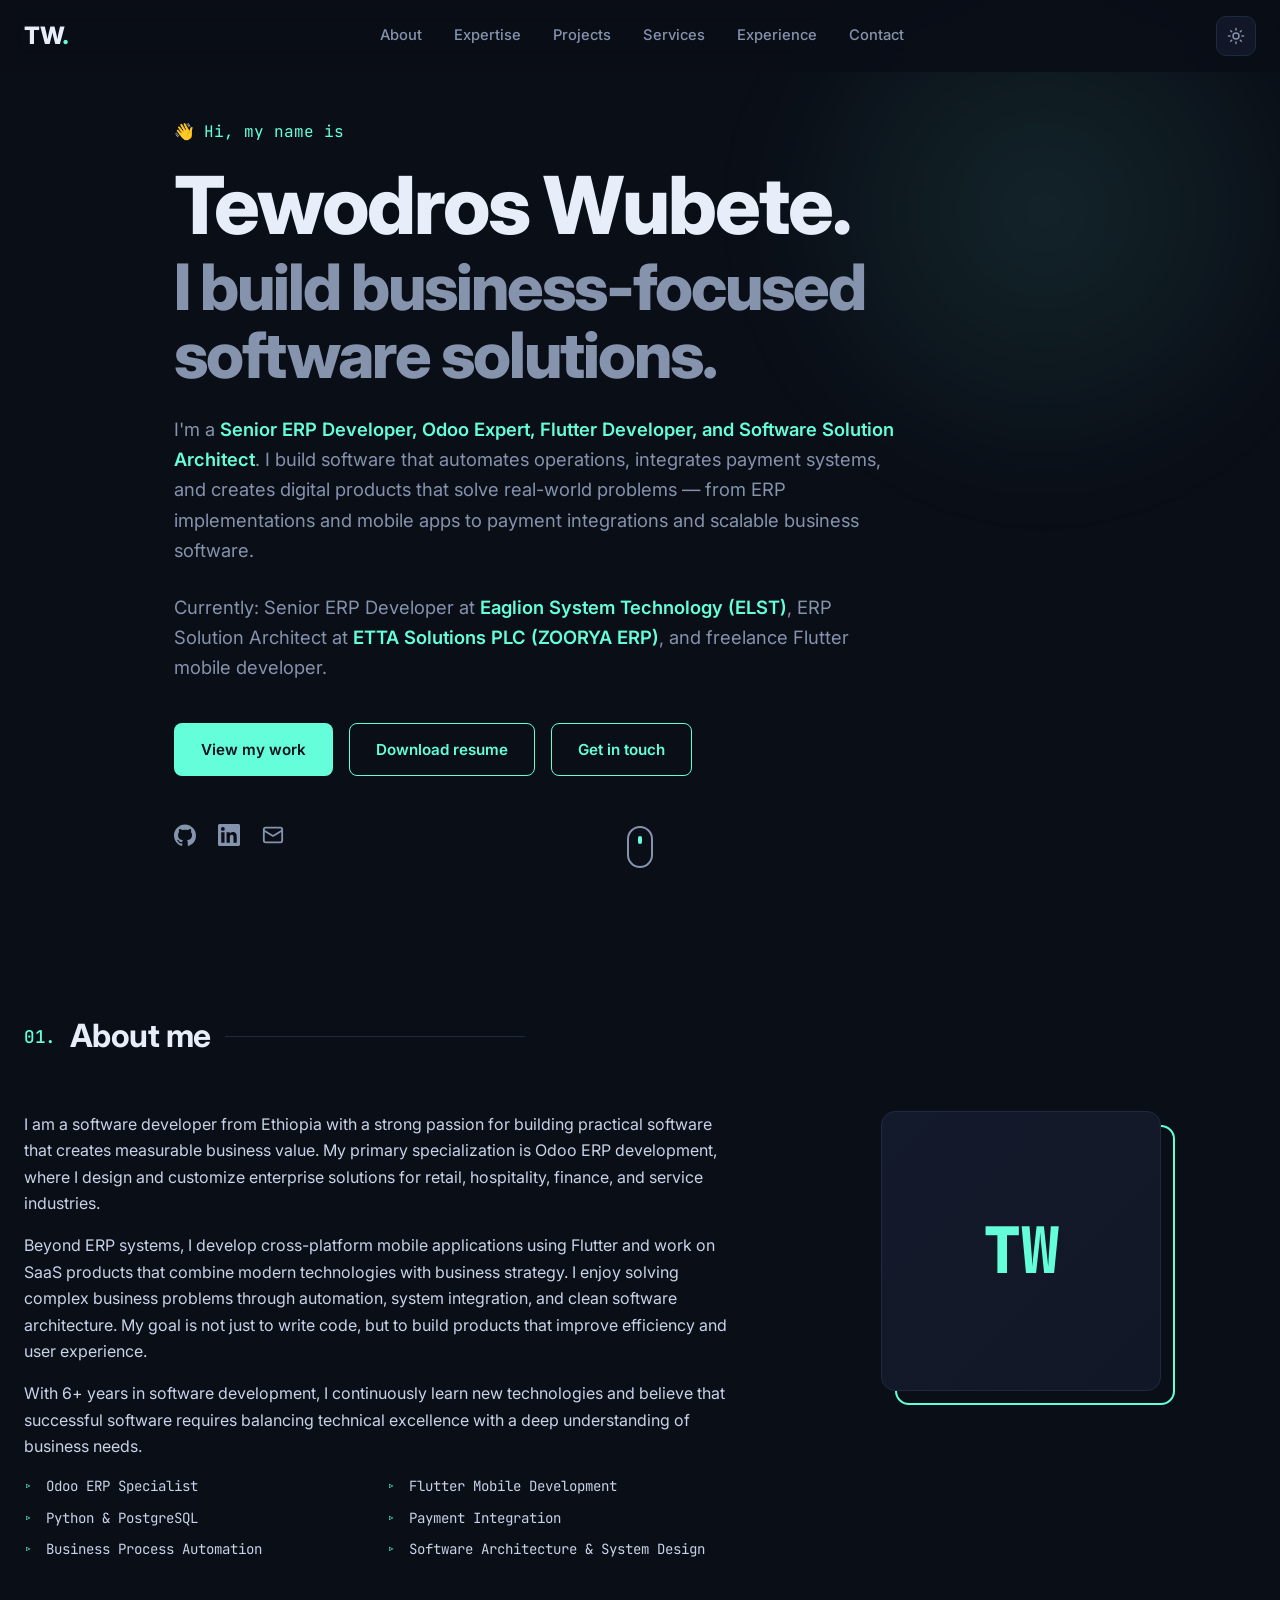
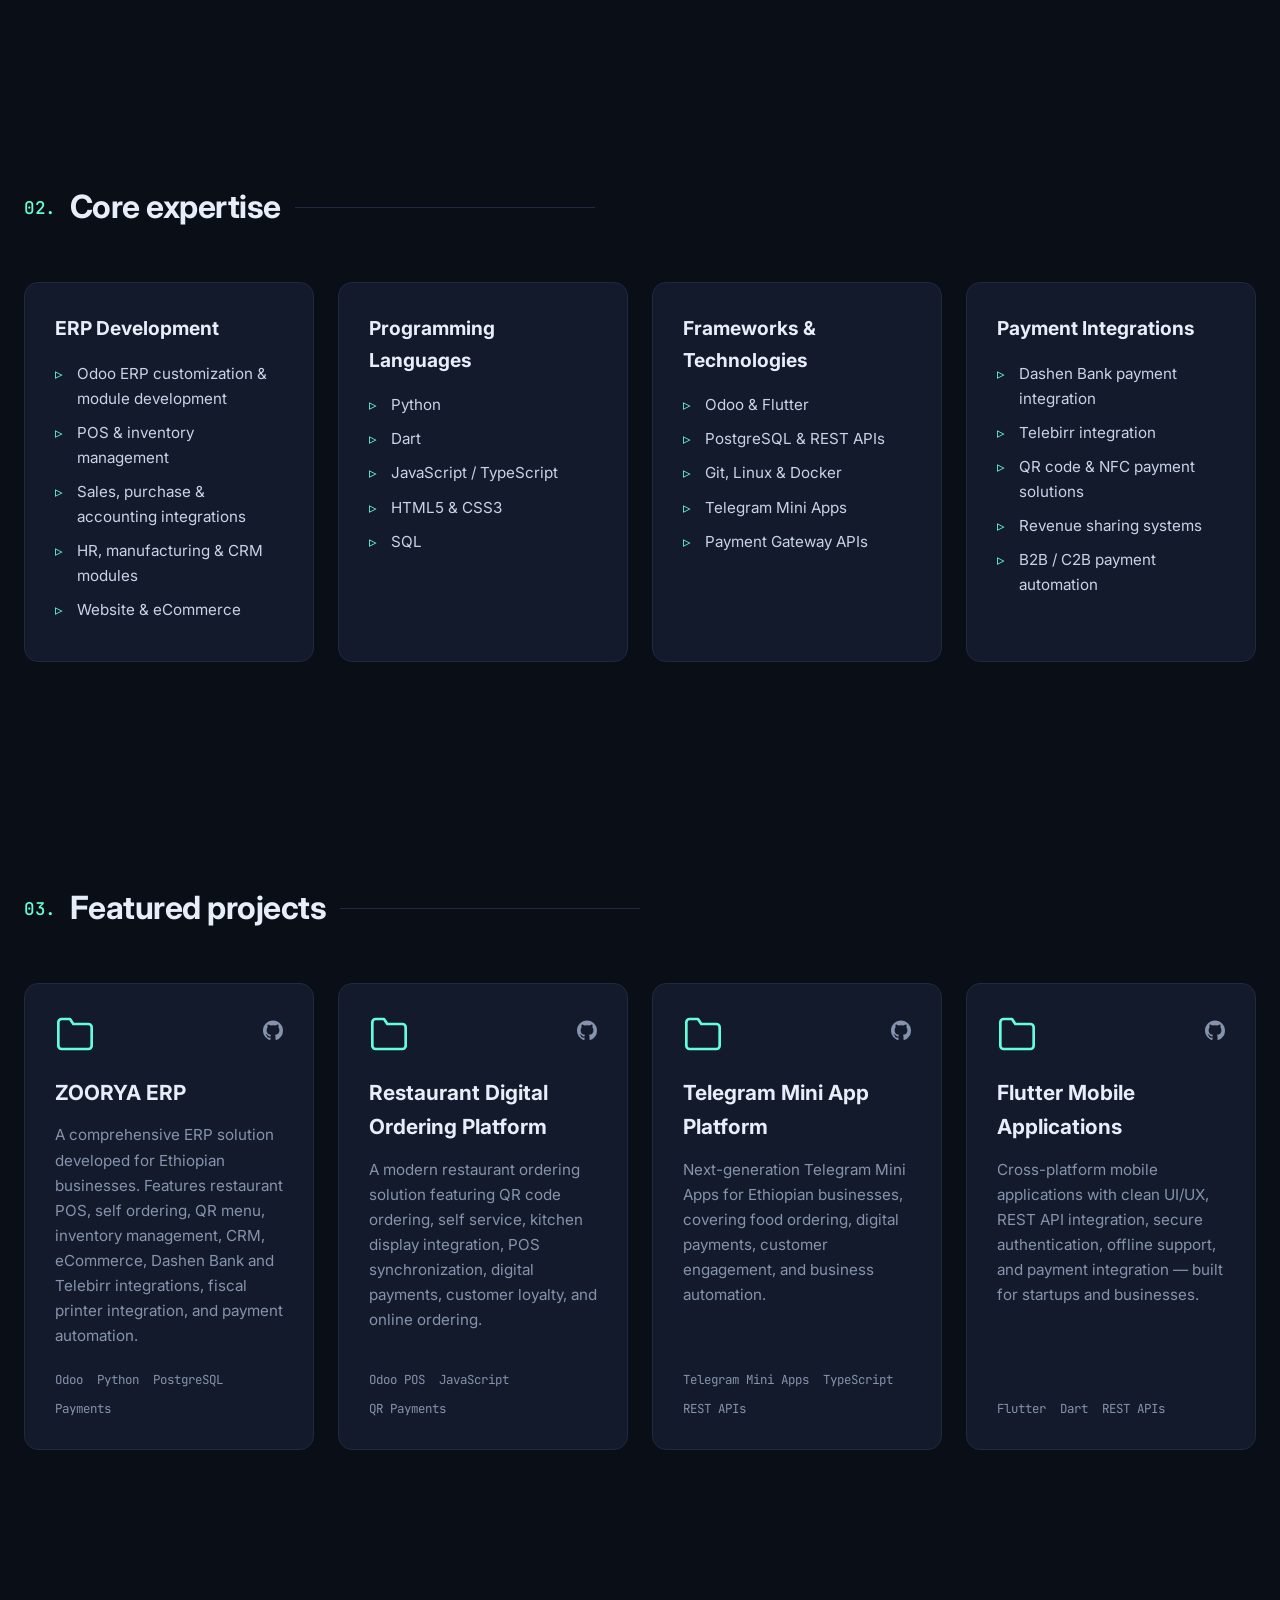
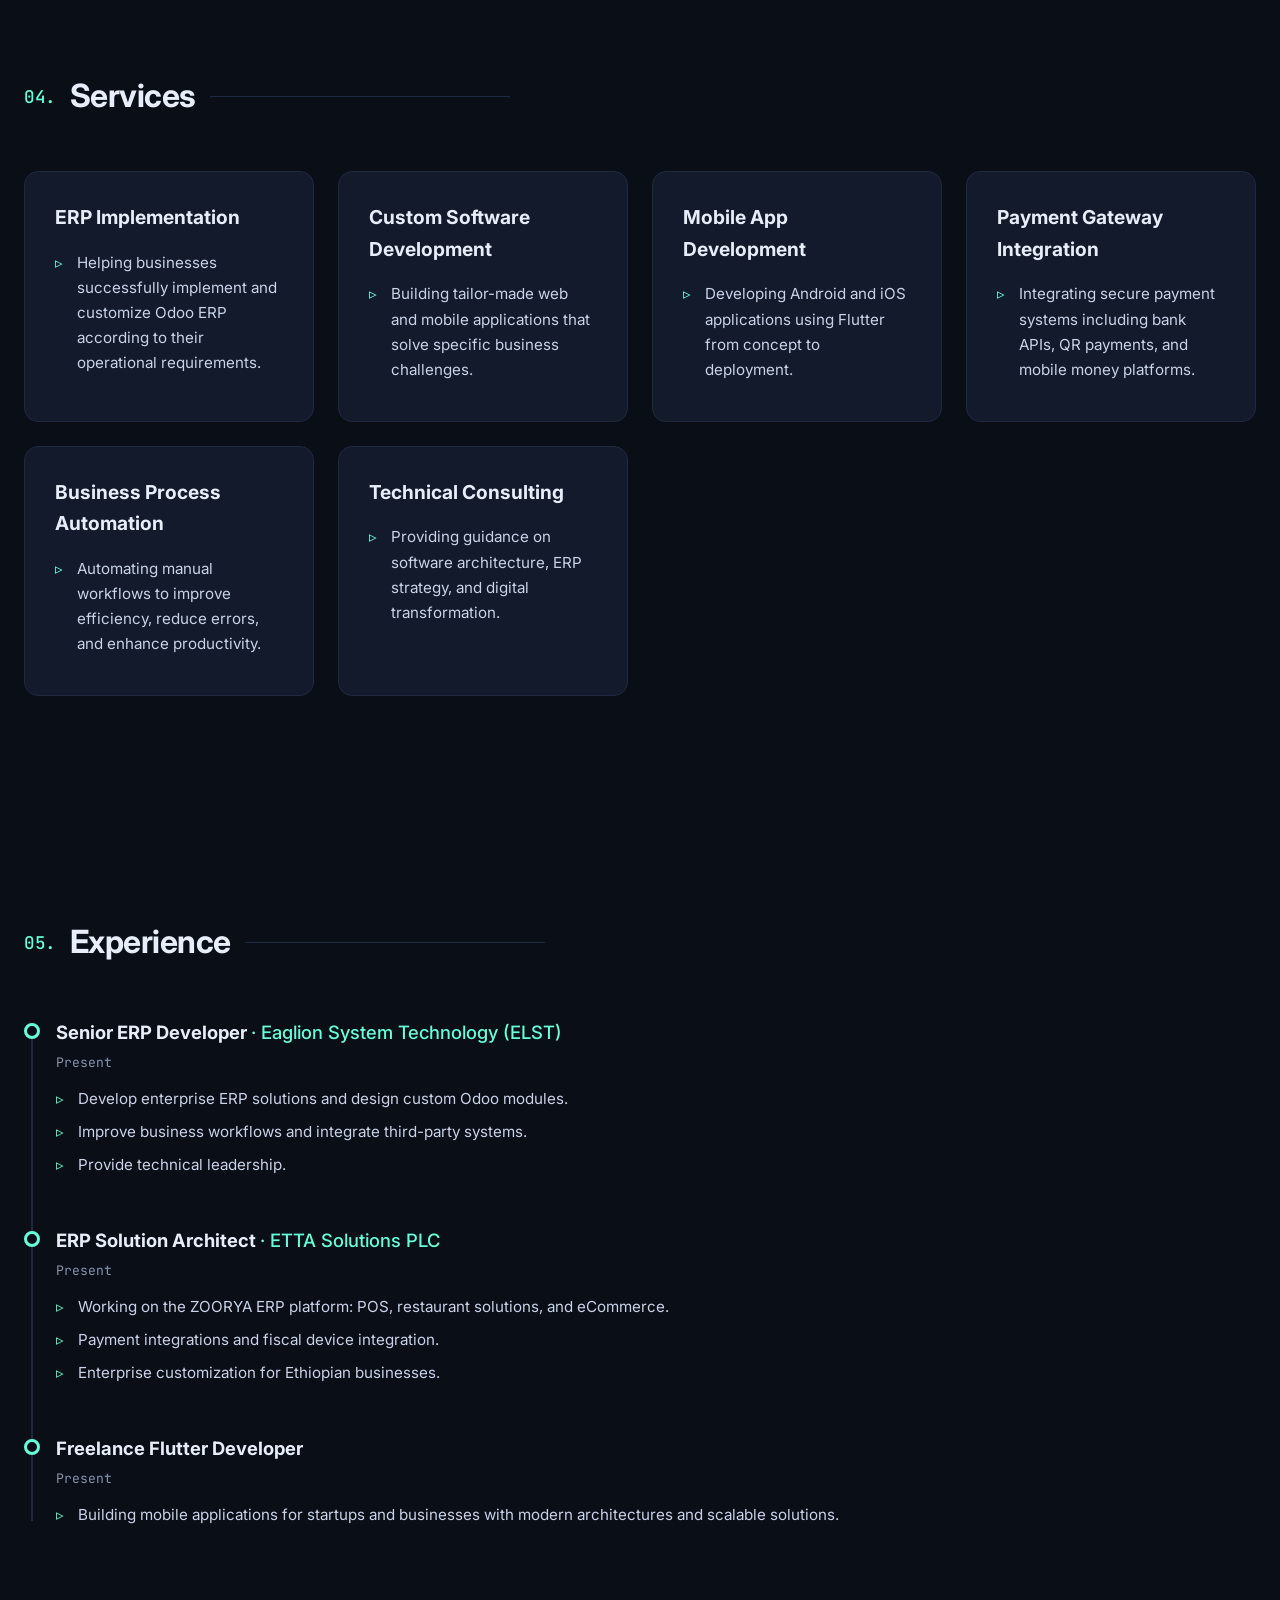
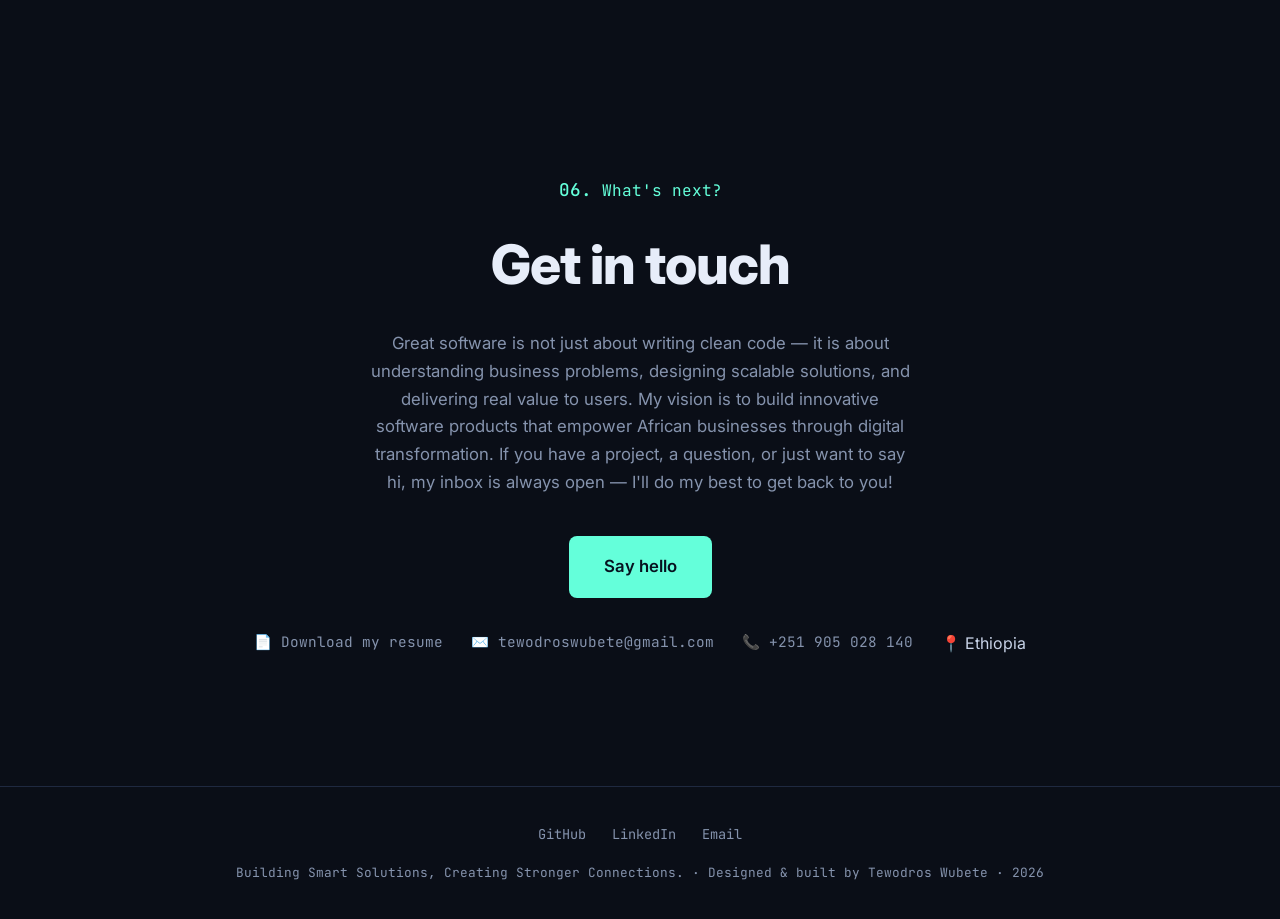
<file: index.html>
<!DOCTYPE html>
<html lang="en">
<head>
  <meta charset="UTF-8" />
  <meta name="viewport" content="width=device-width, initial-scale=1.0" />

  <!-- ===== SEO / Meta ===== -->
  <title>Tewodros Wubete — Senior ERP Developer | Odoo Expert | Flutter Developer</title>
  <meta name="description" content="Senior ERP Developer and Odoo expert building business-focused software: ERP implementations, Flutter mobile apps, payment integrations, and business process automation." />
  <meta name="author" content="Tewodros Wubete" />

  <!-- Open Graph / social preview -->
  <meta property="og:title" content="Tewodros Wubete — Senior ERP Developer | Odoo Expert | Flutter Developer" />
  <meta property="og:description" content="I build business-focused software solutions that automate operations, integrate payment systems, and create digital products that solve real-world problems." />
  <meta property="og:type" content="website" />

  <link rel="icon" href="data:image/svg+xml,<svg xmlns='http://www.w3.org/2000/svg' viewBox='0 0 100 100'><text y='.9em' font-size='90'>👨‍💻</text></svg>" />
  <link rel="preconnect" href="https://fonts.googleapis.com" />
  <link rel="preconnect" href="https://fonts.gstatic.com" crossorigin />
  <link href="https://fonts.googleapis.com/css2?family=Inter:wght@400;500;600;700;800&family=JetBrains+Mono:wght@400;500&display=swap" rel="stylesheet" />
  <link rel="stylesheet" href="styles.css" />
</head>
<body>
  <!-- Skip link for accessibility -->
  <a href="#main" class="skip-link">Skip to content</a>

  <!-- ===== Navbar ===== -->
  <header class="nav" id="nav">
    <div class="container nav__inner">
      <a href="#hero" class="nav__brand">TW<span class="accent">.</span></a>

      <nav class="nav__links" aria-label="Primary">
        <a href="#about">About</a>
        <a href="#skills">Expertise</a>
        <a href="#projects">Projects</a>
        <a href="#services">Services</a>
        <a href="#experience">Experience</a>
        <a href="#contact">Contact</a>
      </nav>

      <div class="nav__right">
        <button class="theme-toggle" id="themeToggle" aria-label="Toggle light/dark theme" title="Toggle theme">
          <svg class="icon-sun" width="18" height="18" viewBox="0 0 24 24" fill="none" stroke="currentColor" stroke-width="2" stroke-linecap="round" stroke-linejoin="round"><circle cx="12" cy="12" r="4"/><path d="M12 2v2M12 20v2M4.9 4.9l1.4 1.4M17.7 17.7l1.4 1.4M2 12h2M20 12h2M4.9 19.1l1.4-1.4M17.7 6.3l1.4-1.4"/></svg>
          <svg class="icon-moon" width="18" height="18" viewBox="0 0 24 24" fill="none" stroke="currentColor" stroke-width="2" stroke-linecap="round" stroke-linejoin="round"><path d="M21 12.79A9 9 0 1 1 11.21 3 7 7 0 0 0 21 12.79z"/></svg>
        </button>
        <button class="nav__burger" id="burger" aria-label="Open menu" aria-expanded="false">
          <span></span><span></span><span></span>
        </button>
      </div>
    </div>
  </header>

  <main id="main">
    <!-- ===== Hero ===== -->
    <section class="hero" id="hero">
      <div class="container hero__inner">
        <p class="hero__eyebrow reveal">👋 Hi, my name is</p>
        <h1 class="hero__title reveal">Tewodros Wubete.</h1>
        <h2 class="hero__subtitle reveal">I build business-focused software solutions.</h2>
        <p class="hero__lead reveal">
          I'm a <strong>Senior ERP Developer, Odoo Expert, Flutter Developer, and
          Software Solution Architect</strong>. I build software that automates
          operations, integrates payment systems, and creates digital products that
          solve real-world problems — from ERP implementations and mobile apps to
          payment integrations and scalable business software.
        </p>
        <p class="hero__lead reveal">
          Currently: Senior ERP Developer at <strong>Eaglion System Technology (ELST)</strong>,
          ERP Solution Architect at <strong>ETTA Solutions PLC (ZOORYA ERP)</strong>,
          and freelance Flutter mobile developer.
        </p>
        <div class="hero__cta reveal">
          <a href="#projects" class="btn btn--primary">View my work</a>
          <a href="assets/Tewodros_Wubete_Resume.pdf" class="btn btn--ghost" download="Tewodros_Wubete_Resume.pdf">Download resume</a>
          <a href="#contact" class="btn btn--ghost">Get in touch</a>
        </div>

        <div class="hero__socials reveal">
          <a href="https://github.com/tewodroswubete" target="_blank" rel="noopener" aria-label="GitHub">
            <svg width="22" height="22" viewBox="0 0 24 24" fill="currentColor"><path d="M12 .5C5.37.5 0 5.87 0 12.5c0 5.3 3.44 9.8 8.21 11.39.6.11.82-.26.82-.58v-2.23c-3.34.73-4.04-1.42-4.04-1.42-.55-1.39-1.34-1.76-1.34-1.76-1.09-.75.08-.73.08-.73 1.2.09 1.84 1.24 1.84 1.24 1.07 1.84 2.81 1.31 3.5 1 .11-.78.42-1.31.76-1.61-2.67-.3-5.47-1.34-5.47-5.95 0-1.31.47-2.39 1.24-3.23-.13-.3-.54-1.52.12-3.18 0 0 1.01-.32 3.3 1.23a11.5 11.5 0 0 1 6 0c2.29-1.55 3.3-1.23 3.3-1.23.66 1.66.25 2.88.12 3.18.77.84 1.24 1.92 1.24 3.23 0 4.62-2.81 5.64-5.49 5.94.43.37.81 1.1.81 2.22v3.29c0 .32.22.7.83.58A12.01 12.01 0 0 0 24 12.5C24 5.87 18.63.5 12 .5z"/></svg>
          </a>
          <a href="https://www.linkedin.com/in/tewodros-wubete-39163a21a/" target="_blank" rel="noopener" aria-label="LinkedIn">
            <svg width="22" height="22" viewBox="0 0 24 24" fill="currentColor"><path d="M20.45 20.45h-3.56v-5.57c0-1.33-.02-3.04-1.85-3.04-1.85 0-2.13 1.45-2.13 2.94v5.67H9.35V9h3.41v1.56h.05c.48-.9 1.64-1.85 3.37-1.85 3.6 0 4.27 2.37 4.27 5.45v6.29zM5.34 7.43a2.07 2.07 0 1 1 0-4.14 2.07 2.07 0 0 1 0 4.14zM7.12 20.45H3.56V9h3.56v11.45zM22.22 0H1.77C.79 0 0 .77 0 1.73v20.54C0 23.23.79 24 1.77 24h20.45c.98 0 1.78-.77 1.78-1.73V1.73C24 .77 23.2 0 22.22 0z"/></svg>
          </a>
          <a href="mailto:tewodroswubete@gmail.com" aria-label="Email">
            <svg width="22" height="22" viewBox="0 0 24 24" fill="none" stroke="currentColor" stroke-width="2" stroke-linecap="round" stroke-linejoin="round"><rect x="2" y="4" width="20" height="16" rx="2"/><path d="m22 7-10 6L2 7"/></svg>
          </a>
        </div>
      </div>
      <div class="hero__scroll" aria-hidden="true"><span></span></div>
    </section>

    <!-- ===== About ===== -->
    <section class="section" id="about">
      <div class="container">
        <h2 class="section__title"><span class="section__num">01.</span> About me</h2>
        <div class="about">
          <div class="about__text">
            <p>
              I am a software developer from Ethiopia with a strong passion for
              building practical software that creates measurable business value.
              My primary specialization is Odoo ERP development, where I design and
              customize enterprise solutions for retail, hospitality, finance, and
              service industries.
            </p>
            <p>
              Beyond ERP systems, I develop cross-platform mobile applications using
              Flutter and work on SaaS products that combine modern technologies
              with business strategy. I enjoy solving complex business problems
              through automation, system integration, and clean software
              architecture. My goal is not just to write code, but to build products
              that improve efficiency and user experience.
            </p>
            <p>
              With 6+ years in software development, I continuously learn new
              technologies and believe that successful software requires balancing
              technical excellence with a deep understanding of business needs.
            </p>
            <ul class="about__list">
              <li>Odoo ERP Specialist</li>
              <li>Flutter Mobile Development</li>
              <li>Python &amp; PostgreSQL</li>
              <li>Payment Integration</li>
              <li>Business Process Automation</li>
              <li>Software Architecture &amp; System Design</li>
            </ul>
          </div>
          <div class="about__photo">
            <div class="about__photo-frame">
              <div class="about__photo-placeholder">TW</div>
            </div>
          </div>
        </div>
      </div>
    </section>

    <!-- ===== Core Expertise ===== -->
    <section class="section" id="skills">
      <div class="container">
        <h2 class="section__title"><span class="section__num">02.</span> Core expertise</h2>
        <div class="skills">
          <div class="skill-card">
            <h3>ERP Development</h3>
            <ul>
              <li>Odoo ERP customization &amp; module development</li>
              <li>POS &amp; inventory management</li>
              <li>Sales, purchase &amp; accounting integrations</li>
              <li>HR, manufacturing &amp; CRM modules</li>
              <li>Website &amp; eCommerce</li>
            </ul>
          </div>
          <div class="skill-card">
            <h3>Programming Languages</h3>
            <ul>
              <li>Python</li>
              <li>Dart</li>
              <li>JavaScript / TypeScript</li>
              <li>HTML5 &amp; CSS3</li>
              <li>SQL</li>
            </ul>
          </div>
          <div class="skill-card">
            <h3>Frameworks &amp; Technologies</h3>
            <ul>
              <li>Odoo &amp; Flutter</li>
              <li>PostgreSQL &amp; REST APIs</li>
              <li>Git, Linux &amp; Docker</li>
              <li>Telegram Mini Apps</li>
              <li>Payment Gateway APIs</li>
            </ul>
          </div>
          <div class="skill-card">
            <h3>Payment Integrations</h3>
            <ul>
              <li>Dashen Bank payment integration</li>
              <li>Telebirr integration</li>
              <li>QR code &amp; NFC payment solutions</li>
              <li>Revenue sharing systems</li>
              <li>B2B / C2B payment automation</li>
            </ul>
          </div>
        </div>
      </div>
    </section>

    <!-- ===== Projects ===== -->
    <section class="section" id="projects">
      <div class="container">
        <h2 class="section__title"><span class="section__num">03.</span> Featured projects</h2>
        <div class="projects">

          <article class="project">
            <div class="project__top">
              <svg class="project__folder" width="40" height="40" viewBox="0 0 24 24" fill="none" stroke="currentColor" stroke-width="1.6" stroke-linecap="round" stroke-linejoin="round"><path d="M22 19a2 2 0 0 1-2 2H4a2 2 0 0 1-2-2V5a2 2 0 0 1 2-2h5l2 3h9a2 2 0 0 1 2 2z"/></svg>
              <div class="project__links">
                <a href="https://github.com/tewodroswubete" target="_blank" rel="noopener" aria-label="GitHub repo">
                  <svg width="20" height="20" viewBox="0 0 24 24" fill="currentColor"><path d="M12 .5C5.37.5 0 5.87 0 12.5c0 5.3 3.44 9.8 8.21 11.39.6.11.82-.26.82-.58v-2.23c-3.34.73-4.04-1.42-4.04-1.42-.55-1.39-1.34-1.76-1.34-1.76-1.09-.75.08-.73.08-.73 1.2.09 1.84 1.24 1.84 1.24 1.07 1.84 2.81 1.31 3.5 1 .11-.78.42-1.31.76-1.61-2.67-.3-5.47-1.34-5.47-5.95 0-1.31.47-2.39 1.24-3.23-.13-.3-.54-1.52.12-3.18 0 0 1.01-.32 3.3 1.23a11.5 11.5 0 0 1 6 0c2.29-1.55 3.3-1.23 3.3-1.23.66 1.66.25 2.88.12 3.18.77.84 1.24 1.92 1.24 3.23 0 4.62-2.81 5.64-5.49 5.94.43.37.81 1.1.81 2.22v3.29c0 .32.22.7.83.58A12.01 12.01 0 0 0 24 12.5C24 5.87 18.63.5 12 .5z"/></svg>
                </a>
              </div>
            </div>
            <h3 class="project__title">ZOORYA ERP</h3>
            <p class="project__desc">
              A comprehensive ERP solution developed for Ethiopian businesses.
              Features restaurant POS, self ordering, QR menu, inventory management,
              CRM, eCommerce, Dashen Bank and Telebirr integrations, fiscal printer
              integration, and payment automation.
            </p>
            <ul class="project__tags">
              <li>Odoo</li><li>Python</li><li>PostgreSQL</li><li>Payments</li>
            </ul>
          </article>

          <article class="project">
            <div class="project__top">
              <svg class="project__folder" width="40" height="40" viewBox="0 0 24 24" fill="none" stroke="currentColor" stroke-width="1.6" stroke-linecap="round" stroke-linejoin="round"><path d="M22 19a2 2 0 0 1-2 2H4a2 2 0 0 1-2-2V5a2 2 0 0 1 2-2h5l2 3h9a2 2 0 0 1 2 2z"/></svg>
              <div class="project__links">
                <a href="https://github.com/tewodroswubete" target="_blank" rel="noopener" aria-label="GitHub repo">
                  <svg width="20" height="20" viewBox="0 0 24 24" fill="currentColor"><path d="M12 .5C5.37.5 0 5.87 0 12.5c0 5.3 3.44 9.8 8.21 11.39.6.11.82-.26.82-.58v-2.23c-3.34.73-4.04-1.42-4.04-1.42-.55-1.39-1.34-1.76-1.34-1.76-1.09-.75.08-.73.08-.73 1.2.09 1.84 1.24 1.84 1.24 1.07 1.84 2.81 1.31 3.5 1 .11-.78.42-1.31.76-1.61-2.67-.3-5.47-1.34-5.47-5.95 0-1.31.47-2.39 1.24-3.23-.13-.3-.54-1.52.12-3.18 0 0 1.01-.32 3.3 1.23a11.5 11.5 0 0 1 6 0c2.29-1.55 3.3-1.23 3.3-1.23.66 1.66.25 2.88.12 3.18.77.84 1.24 1.92 1.24 3.23 0 4.62-2.81 5.64-5.49 5.94.43.37.81 1.1.81 2.22v3.29c0 .32.22.7.83.58A12.01 12.01 0 0 0 24 12.5C24 5.87 18.63.5 12 .5z"/></svg>
                </a>
              </div>
            </div>
            <h3 class="project__title">Restaurant Digital Ordering Platform</h3>
            <p class="project__desc">
              A modern restaurant ordering solution featuring QR code ordering,
              self service, kitchen display integration, POS synchronization,
              digital payments, customer loyalty, and online ordering.
            </p>
            <ul class="project__tags">
              <li>Odoo POS</li><li>JavaScript</li><li>QR Payments</li>
            </ul>
          </article>

          <article class="project">
            <div class="project__top">
              <svg class="project__folder" width="40" height="40" viewBox="0 0 24 24" fill="none" stroke="currentColor" stroke-width="1.6" stroke-linecap="round" stroke-linejoin="round"><path d="M22 19a2 2 0 0 1-2 2H4a2 2 0 0 1-2-2V5a2 2 0 0 1 2-2h5l2 3h9a2 2 0 0 1 2 2z"/></svg>
              <div class="project__links">
                <a href="https://github.com/tewodroswubete" target="_blank" rel="noopener" aria-label="GitHub repo">
                  <svg width="20" height="20" viewBox="0 0 24 24" fill="currentColor"><path d="M12 .5C5.37.5 0 5.87 0 12.5c0 5.3 3.44 9.8 8.21 11.39.6.11.82-.26.82-.58v-2.23c-3.34.73-4.04-1.42-4.04-1.42-.55-1.39-1.34-1.76-1.34-1.76-1.09-.75.08-.73.08-.73 1.2.09 1.84 1.24 1.84 1.24 1.07 1.84 2.81 1.31 3.5 1 .11-.78.42-1.31.76-1.61-2.67-.3-5.47-1.34-5.47-5.95 0-1.31.47-2.39 1.24-3.23-.13-.3-.54-1.52.12-3.18 0 0 1.01-.32 3.3 1.23a11.5 11.5 0 0 1 6 0c2.29-1.55 3.3-1.23 3.3-1.23.66 1.66.25 2.88.12 3.18.77.84 1.24 1.92 1.24 3.23 0 4.62-2.81 5.64-5.49 5.94.43.37.81 1.1.81 2.22v3.29c0 .32.22.7.83.58A12.01 12.01 0 0 0 24 12.5C24 5.87 18.63.5 12 .5z"/></svg>
                </a>
              </div>
            </div>
            <h3 class="project__title">Telegram Mini App Platform</h3>
            <p class="project__desc">
              Next-generation Telegram Mini Apps for Ethiopian businesses, covering
              food ordering, digital payments, customer engagement, and business
              automation.
            </p>
            <ul class="project__tags">
              <li>Telegram Mini Apps</li><li>TypeScript</li><li>REST APIs</li>
            </ul>
          </article>

          <article class="project">
            <div class="project__top">
              <svg class="project__folder" width="40" height="40" viewBox="0 0 24 24" fill="none" stroke="currentColor" stroke-width="1.6" stroke-linecap="round" stroke-linejoin="round"><path d="M22 19a2 2 0 0 1-2 2H4a2 2 0 0 1-2-2V5a2 2 0 0 1 2-2h5l2 3h9a2 2 0 0 1 2 2z"/></svg>
              <div class="project__links">
                <a href="https://github.com/tewodroswubete" target="_blank" rel="noopener" aria-label="GitHub repo">
                  <svg width="20" height="20" viewBox="0 0 24 24" fill="currentColor"><path d="M12 .5C5.37.5 0 5.87 0 12.5c0 5.3 3.44 9.8 8.21 11.39.6.11.82-.26.82-.58v-2.23c-3.34.73-4.04-1.42-4.04-1.42-.55-1.39-1.34-1.76-1.34-1.76-1.09-.75.08-.73.08-.73 1.2.09 1.84 1.24 1.84 1.24 1.07 1.84 2.81 1.31 3.5 1 .11-.78.42-1.31.76-1.61-2.67-.3-5.47-1.34-5.47-5.95 0-1.31.47-2.39 1.24-3.23-.13-.3-.54-1.52.12-3.18 0 0 1.01-.32 3.3 1.23a11.5 11.5 0 0 1 6 0c2.29-1.55 3.3-1.23 3.3-1.23.66 1.66.25 2.88.12 3.18.77.84 1.24 1.92 1.24 3.23 0 4.62-2.81 5.64-5.49 5.94.43.37.81 1.1.81 2.22v3.29c0 .32.22.7.83.58A12.01 12.01 0 0 0 24 12.5C24 5.87 18.63.5 12 .5z"/></svg>
                </a>
              </div>
            </div>
            <h3 class="project__title">Flutter Mobile Applications</h3>
            <p class="project__desc">
              Cross-platform mobile applications with clean UI/UX, REST API
              integration, secure authentication, offline support, and payment
              integration — built for startups and businesses.
            </p>
            <ul class="project__tags">
              <li>Flutter</li><li>Dart</li><li>REST APIs</li>
            </ul>
          </article>

        </div>
      </div>
    </section>

    <!-- ===== Services ===== -->
    <section class="section" id="services">
      <div class="container">
        <h2 class="section__title"><span class="section__num">04.</span> Services</h2>
        <div class="skills">
          <div class="skill-card">
            <h3>ERP Implementation</h3>
            <ul>
              <li>Helping businesses successfully implement and customize Odoo ERP according to their operational requirements.</li>
            </ul>
          </div>
          <div class="skill-card">
            <h3>Custom Software Development</h3>
            <ul>
              <li>Building tailor-made web and mobile applications that solve specific business challenges.</li>
            </ul>
          </div>
          <div class="skill-card">
            <h3>Mobile App Development</h3>
            <ul>
              <li>Developing Android and iOS applications using Flutter from concept to deployment.</li>
            </ul>
          </div>
          <div class="skill-card">
            <h3>Payment Gateway Integration</h3>
            <ul>
              <li>Integrating secure payment systems including bank APIs, QR payments, and mobile money platforms.</li>
            </ul>
          </div>
          <div class="skill-card">
            <h3>Business Process Automation</h3>
            <ul>
              <li>Automating manual workflows to improve efficiency, reduce errors, and enhance productivity.</li>
            </ul>
          </div>
          <div class="skill-card">
            <h3>Technical Consulting</h3>
            <ul>
              <li>Providing guidance on software architecture, ERP strategy, and digital transformation.</li>
            </ul>
          </div>
        </div>
      </div>
    </section>

    <!-- ===== Experience ===== -->
    <section class="section" id="experience">
      <div class="container">
        <h2 class="section__title"><span class="section__num">05.</span> Experience</h2>
        <div class="timeline">
          <div class="timeline__item">
            <div class="timeline__dot"></div>
            <div class="timeline__content">
              <h3>Senior ERP Developer <span class="timeline__company">· Eaglion System Technology (ELST)</span></h3>
              <span class="timeline__date">Present</span>
              <ul>
                <li>Develop enterprise ERP solutions and design custom Odoo modules.</li>
                <li>Improve business workflows and integrate third-party systems.</li>
                <li>Provide technical leadership.</li>
              </ul>
            </div>
          </div>
          <div class="timeline__item">
            <div class="timeline__dot"></div>
            <div class="timeline__content">
              <h3>ERP Solution Architect <span class="timeline__company">· ETTA Solutions PLC</span></h3>
              <span class="timeline__date">Present</span>
              <ul>
                <li>Working on the ZOORYA ERP platform: POS, restaurant solutions, and eCommerce.</li>
                <li>Payment integrations and fiscal device integration.</li>
                <li>Enterprise customization for Ethiopian businesses.</li>
              </ul>
            </div>
          </div>
          <div class="timeline__item">
            <div class="timeline__dot"></div>
            <div class="timeline__content">
              <h3>Freelance Flutter Developer</h3>
              <span class="timeline__date">Present</span>
              <ul>
                <li>Building mobile applications for startups and businesses with modern architectures and scalable solutions.</li>
              </ul>
            </div>
          </div>
        </div>
      </div>
    </section>

    <!-- ===== Contact ===== -->
    <section class="section section--contact" id="contact">
      <div class="container">
        <p class="contact__eyebrow"><span class="section__num">06.</span> What's next?</p>
        <h2 class="contact__title">Get in touch</h2>
        <p class="contact__text">
          Great software is not just about writing clean code — it is about
          understanding business problems, designing scalable solutions, and
          delivering real value to users. My vision is to build innovative software
          products that empower African businesses through digital transformation.
          If you have a project, a question, or just want to say hi, my inbox is
          always open — I'll do my best to get back to you!
        </p>
        <a href="mailto:tewodroswubete@gmail.com" class="btn btn--primary btn--lg">Say hello</a>
        <div class="contact__details">
          <a href="assets/Tewodros_Wubete_Resume.pdf" download="Tewodros_Wubete_Resume.pdf">📄 Download my resume</a>
          <a href="mailto:tewodroswubete@gmail.com">✉️ tewodroswubete@gmail.com</a>
          <a href="tel:+251905028140">📞 +251 905 028 140</a>
          <span>📍 Ethiopia</span>
        </div>
      </div>
    </section>
  </main>

  <!-- ===== Footer ===== -->
  <footer class="footer">
    <div class="container footer__inner">
      <div class="footer__socials">
        <a href="https://github.com/tewodroswubete" target="_blank" rel="noopener" aria-label="GitHub">GitHub</a>
        <a href="https://www.linkedin.com/in/tewodros-wubete-39163a21a/" target="_blank" rel="noopener" aria-label="LinkedIn">LinkedIn</a>
        <a href="mailto:tewodroswubete@gmail.com" aria-label="Email">Email</a>
      </div>
      <p class="footer__credit">Building Smart Solutions, Creating Stronger Connections. · Designed &amp; built by Tewodros Wubete · <span id="year"></span></p>
    </div>
  </footer>

  <script src="script.js"></script>
  <script src="https://bilicta-ai-g2b4.onrender.com/api/widget/13/embed.js"></script>
</body>
</html>
</file>
<file: styles.css>
/* ===================================================================
   Tewodros Wubete — Portfolio
   Pure CSS, no framework. Dark theme by default with a light toggle.
   Edit the custom properties below to re-theme the whole site.
   =================================================================== */

:root {
  --bg:        #0a0e17;
  --bg-soft:   #111726;
  --bg-card:   #131a2b;
  --border:    #1f2940;
  --text:      #c8d3e8;
  --text-dim:  #8593ad;
  --heading:   #e7edf9;
  --accent:    #64ffda;
  --accent-dim: rgba(100, 255, 218, 0.1);
  --shadow:    0 10px 30px -15px rgba(2, 6, 23, 0.8);
  --radius:    14px;
  --maxw:      1440px;
  --nav-h:     72px;
  --font:      'Inter', system-ui, -apple-system, sans-serif;
  --mono:      'JetBrains Mono', ui-monospace, monospace;
}

/* Light theme overrides */
html[data-theme="light"] {
  --bg:        #f7f9fc;
  --bg-soft:   #ffffff;
  --bg-card:   #ffffff;
  --border:    #e2e8f3;
  --text:      #45526b;
  --text-dim:  #6b7896;
  --heading:   #16203a;
  --accent:    #0ea47f;
  --accent-dim: rgba(14, 164, 127, 0.1);
  --shadow:    0 10px 30px -15px rgba(15, 23, 42, 0.2);
}

/* ---------- Reset ---------- */
*, *::before, *::after { box-sizing: border-box; margin: 0; padding: 0; }

html { scroll-behavior: smooth; scroll-padding-top: var(--nav-h); }

body {
  font-family: var(--font);
  background: var(--bg);
  color: var(--text);
  line-height: 1.65;
  -webkit-font-smoothing: antialiased;
  overflow-x: hidden;
  transition: background 0.3s ease, color 0.3s ease;
}

a { color: inherit; text-decoration: none; }
ul { list-style: none; }
img { max-width: 100%; display: block; }

.container { width: 100%; max-width: var(--maxw); margin: 0 auto; padding: 0 24px; }

.accent { color: var(--accent); }

/* ---------- Accessibility ---------- */
.skip-link {
  position: absolute; left: -999px; top: 0; z-index: 200;
  background: var(--accent); color: var(--bg); padding: 10px 16px;
  border-radius: 0 0 8px 0; font-weight: 600;
}
.skip-link:focus { left: 0; }

:focus-visible { outline: 2px solid var(--accent); outline-offset: 3px; border-radius: 4px; }

/* ---------- Buttons ---------- */
.btn {
  display: inline-flex; align-items: center; justify-content: center;
  padding: 13px 26px; border-radius: 8px; font-weight: 600; font-size: 0.95rem;
  border: 1px solid transparent; cursor: pointer;
  transition: transform 0.15s ease, background 0.2s ease, box-shadow 0.2s ease;
}
.btn:hover { transform: translateY(-3px); }
.btn--primary { background: var(--accent); color: #06121f; }
.btn--primary:hover { box-shadow: 0 10px 24px -10px var(--accent); }
.btn--ghost { border-color: var(--accent); color: var(--accent); }
.btn--ghost:hover { background: var(--accent-dim); }
.btn--lg { padding: 16px 34px; font-size: 1.05rem; }

/* ---------- Navbar ---------- */
.nav {
  position: fixed; inset: 0 0 auto 0; height: var(--nav-h); z-index: 100;
  background: color-mix(in srgb, var(--bg) 85%, transparent);
  backdrop-filter: blur(12px);
  border-bottom: 1px solid transparent;
  transition: border-color 0.3s ease, box-shadow 0.3s ease;
}
.nav.scrolled { border-color: var(--border); box-shadow: var(--shadow); }
.nav__inner { display: flex; align-items: center; justify-content: space-between; height: 100%; }
.nav__brand { font-size: 1.5rem; font-weight: 800; color: var(--heading); letter-spacing: -0.5px; }

.nav__links { display: flex; gap: 32px; }
.nav__links a {
  font-size: 0.92rem; color: var(--text-dim); font-weight: 500;
  position: relative; transition: color 0.2s ease;
}
.nav__links a::after {
  content: ""; position: absolute; left: 0; bottom: -6px; width: 0; height: 2px;
  background: var(--accent); transition: width 0.25s ease;
}
.nav__links a:hover { color: var(--heading); }
.nav__links a:hover::after { width: 100%; }

.nav__right { display: flex; align-items: center; gap: 14px; }

.theme-toggle {
  display: grid; place-items: center; width: 40px; height: 40px;
  background: var(--bg-soft); border: 1px solid var(--border); border-radius: 10px;
  color: var(--text-dim); cursor: pointer; transition: color 0.2s, border-color 0.2s;
}
.theme-toggle:hover { color: var(--accent); border-color: var(--accent); }
.theme-toggle .icon-moon { display: none; }
html[data-theme="light"] .theme-toggle .icon-sun { display: none; }
html[data-theme="light"] .theme-toggle .icon-moon { display: block; }

.nav__burger { display: none; flex-direction: column; gap: 5px; background: none; border: none; cursor: pointer; padding: 6px; }
.nav__burger span { width: 24px; height: 2px; background: var(--heading); border-radius: 2px; transition: transform 0.3s ease, opacity 0.3s ease; }
.nav__burger.open span:nth-child(1) { transform: translateY(7px) rotate(45deg); }
.nav__burger.open span:nth-child(2) { opacity: 0; }
.nav__burger.open span:nth-child(3) { transform: translateY(-7px) rotate(-45deg); }

/* ---------- Hero ---------- */
.hero { min-height: 100vh; display: flex; align-items: center; position: relative; padding-top: var(--nav-h); }
.hero::before {
  content: ""; position: absolute; top: -10%; right: -5%; width: 600px; height: 600px;
  background: radial-gradient(circle, var(--accent-dim), transparent 70%);
  filter: blur(40px); z-index: 0; pointer-events: none;
}
.hero__inner { position: relative; z-index: 1; max-width: 980px; }
.hero__eyebrow { color: var(--accent); font-family: var(--mono); font-size: 1rem; margin-bottom: 18px; }
.hero__title { font-size: clamp(2.8rem, 8vw, 5rem); font-weight: 800; color: var(--heading); line-height: 1.05; letter-spacing: -2px; }
.hero__subtitle { font-size: clamp(2rem, 6vw, 4rem); font-weight: 800; color: var(--text-dim); line-height: 1.05; letter-spacing: -2px; margin-top: 6px; }
.hero__lead { margin-top: 26px; font-size: 1.15rem; max-width: 720px; color: var(--text-dim); }
.hero__lead strong { color: var(--accent); font-weight: 600; }
.hero__cta { margin-top: 40px; display: flex; gap: 16px; flex-wrap: wrap; }
.hero__socials { margin-top: 48px; display: flex; gap: 22px; }
.hero__socials a { color: var(--text-dim); transition: color 0.2s ease, transform 0.2s ease; }
.hero__socials a:hover { color: var(--accent); transform: translateY(-3px); }

.hero__scroll { position: absolute; bottom: 32px; left: 50%; transform: translateX(-50%); }
.hero__scroll span {
  display: block; width: 26px; height: 42px; border: 2px solid var(--text-dim); border-radius: 14px; position: relative;
}
.hero__scroll span::after {
  content: ""; position: absolute; top: 8px; left: 50%; transform: translateX(-50%);
  width: 4px; height: 8px; background: var(--accent); border-radius: 2px;
  animation: scroll 1.6s ease-in-out infinite;
}
@keyframes scroll { 0% { opacity: 0; top: 8px; } 50% { opacity: 1; } 100% { opacity: 0; top: 22px; } }

/* ---------- Sections ---------- */
.section { padding: 110px 0; }
.section__title {
  display: flex; align-items: center; gap: 14px; font-size: clamp(1.6rem, 4vw, 2rem);
  color: var(--heading); font-weight: 700; letter-spacing: -0.5px; margin-bottom: 48px;
}
.section__title::after {
  content: ""; flex: 1; height: 1px; background: var(--border); max-width: 300px;
}
.section__num { color: var(--accent); font-family: var(--mono); font-size: 1.1rem; font-weight: 500; }

/* ---------- About ---------- */
.about { display: grid; grid-template-columns: 3fr 2fr; gap: 56px; align-items: start; }
.about__text p { margin-bottom: 16px; }
.about__list { display: grid; grid-template-columns: repeat(2, 1fr); gap: 8px 20px; margin-top: 12px; }
.about__list li { position: relative; padding-left: 22px; font-family: var(--mono); font-size: 0.88rem; }
.about__list li::before { content: "▹"; position: absolute; left: 0; color: var(--accent); }

.about__photo-frame { position: relative; width: 280px; max-width: 100%; aspect-ratio: 1; margin: 0 auto; }
.about__photo-frame::after {
  content: ""; position: absolute; inset: 14px -14px -14px 14px; border: 2px solid var(--accent);
  border-radius: var(--radius); z-index: 0; transition: inset 0.25s ease;
}
.about__photo-frame:hover::after { inset: 8px -8px -8px 8px; }
.about__photo-placeholder {
  position: relative; z-index: 1; width: 100%; height: 100%; border-radius: var(--radius);
  background: linear-gradient(135deg, var(--bg-card), var(--bg-soft));
  border: 1px solid var(--border); display: grid; place-items: center;
  font-size: 4rem; font-weight: 800; color: var(--accent); font-family: var(--mono);
}
/* ---------- Skills ---------- */
.skills { display: grid; grid-template-columns: repeat(auto-fit, minmax(260px, 1fr)); gap: 24px; }
.skill-card {
  background: var(--bg-card); border: 1px solid var(--border); border-radius: var(--radius);
  padding: 30px; transition: transform 0.2s ease, border-color 0.2s ease;
}
.skill-card:hover { transform: translateY(-6px); border-color: var(--accent); }
.skill-card h3 { color: var(--heading); margin-bottom: 16px; font-size: 1.2rem; }
.skill-card ul li { position: relative; padding-left: 22px; margin-bottom: 9px; font-size: 0.95rem; }
.skill-card ul li::before { content: "▹"; position: absolute; left: 0; color: var(--accent); }

/* ---------- Projects ---------- */
.projects { display: grid; grid-template-columns: repeat(auto-fit, minmax(280px, 1fr)); gap: 24px; }
.project {
  background: var(--bg-card); border: 1px solid var(--border); border-radius: var(--radius);
  padding: 30px; display: flex; flex-direction: column;
  transition: transform 0.2s ease, box-shadow 0.2s ease;
}
.project:hover { transform: translateY(-8px); box-shadow: var(--shadow); }
.project__top { display: flex; justify-content: space-between; align-items: center; margin-bottom: 22px; }
.project__folder { color: var(--accent); }
.project__links { display: flex; gap: 14px; }
.project__links a { color: var(--text-dim); transition: color 0.2s ease; }
.project__links a:hover { color: var(--accent); }
.project__title { color: var(--heading); font-size: 1.3rem; margin-bottom: 12px; }
.project__title:hover { color: var(--accent); }
.project__desc { color: var(--text-dim); font-size: 0.95rem; flex: 1; }
.project__tags { display: flex; flex-wrap: wrap; gap: 8px 14px; margin-top: 22px; }
.project__tags li { font-family: var(--mono); font-size: 0.78rem; color: var(--text-dim); }

/* ---------- Timeline / Experience ---------- */
.timeline { position: relative; padding-left: 32px; }
.timeline::before { content: ""; position: absolute; left: 7px; top: 6px; bottom: 6px; width: 2px; background: var(--border); }
.timeline__item { position: relative; padding-bottom: 40px; }
.timeline__item:last-child { padding-bottom: 0; }
.timeline__dot { position: absolute; left: -32px; top: 6px; width: 16px; height: 16px; border-radius: 50%; background: var(--bg); border: 3px solid var(--accent); }
.timeline__content h3 { color: var(--heading); font-size: 1.15rem; }
.timeline__company { color: var(--accent); font-weight: 500; }
.timeline__date { font-family: var(--mono); font-size: 0.82rem; color: var(--text-dim); }
.timeline__content ul { margin-top: 12px; }
.timeline__content ul li { position: relative; padding-left: 22px; margin-bottom: 8px; font-size: 0.95rem; }
.timeline__content ul li::before { content: "▹"; position: absolute; left: 0; color: var(--accent); }

/* ---------- Contact ---------- */
.section--contact { text-align: center; padding: 130px 0; }
.contact__eyebrow { font-family: var(--mono); color: var(--accent); margin-bottom: 16px; }
.contact__title { font-size: clamp(2.2rem, 6vw, 3.4rem); color: var(--heading); font-weight: 800; letter-spacing: -1px; }
.contact__text { max-width: 540px; margin: 20px auto 40px; color: var(--text-dim); font-size: 1.05rem; }
.contact__details { margin-top: 32px; display: flex; gap: 28px; justify-content: center; flex-wrap: wrap; }
.contact__details a { font-family: var(--mono); font-size: 0.9rem; color: var(--text-dim); transition: color 0.2s ease; }
.contact__details a:hover { color: var(--accent); }

/* ---------- Footer ---------- */
.footer { border-top: 1px solid var(--border); padding: 36px 0; }
.footer__inner { display: flex; flex-direction: column; align-items: center; gap: 16px; }
.footer__socials { display: flex; gap: 26px; }
.footer__socials a { font-family: var(--mono); font-size: 0.85rem; color: var(--text-dim); transition: color 0.2s ease; }
.footer__socials a:hover { color: var(--accent); }
.footer__credit { font-family: var(--mono); font-size: 0.8rem; color: var(--text-dim); }

/* ---------- Reveal animation ---------- */
.reveal { opacity: 0; transform: translateY(24px); transition: opacity 0.6s ease, transform 0.6s ease; }
.reveal.in { opacity: 1; transform: none; }
.reveal:nth-child(2) { transition-delay: 0.05s; }
.reveal:nth-child(3) { transition-delay: 0.1s; }
.reveal:nth-child(4) { transition-delay: 0.15s; }
.reveal:nth-child(5) { transition-delay: 0.2s; }
.reveal:nth-child(6) { transition-delay: 0.25s; }

@media (prefers-reduced-motion: reduce) {
  * { animation: none !important; transition: none !important; }
  .reveal { opacity: 1; transform: none; }
  html { scroll-behavior: auto; }
}

/* ---------- Responsive ---------- */
@media (max-width: 820px) {
  .about { grid-template-columns: 1fr; gap: 40px; }
  .about__photo-frame { margin-top: 8px; }

  .nav__links {
    position: fixed; inset: var(--nav-h) 0 auto 0;
    flex-direction: column; align-items: center; gap: 0;
    background: var(--bg-soft); border-bottom: 1px solid var(--border);
    padding: 0; max-height: 0; overflow: hidden; transition: max-height 0.3s ease, padding 0.3s ease;
  }
  .nav__links.open { max-height: 320px; padding: 16px 0 24px; }
  .nav__links a { padding: 14px 0; font-size: 1rem; }
  .nav__burger { display: flex; }
}

@media (max-width: 520px) {
  .section { padding: 80px 0; }
  .hero__cta { flex-direction: column; align-items: stretch; }
  .btn { width: 100%; }
  .section__title::after { display: none; }
}
</file>
